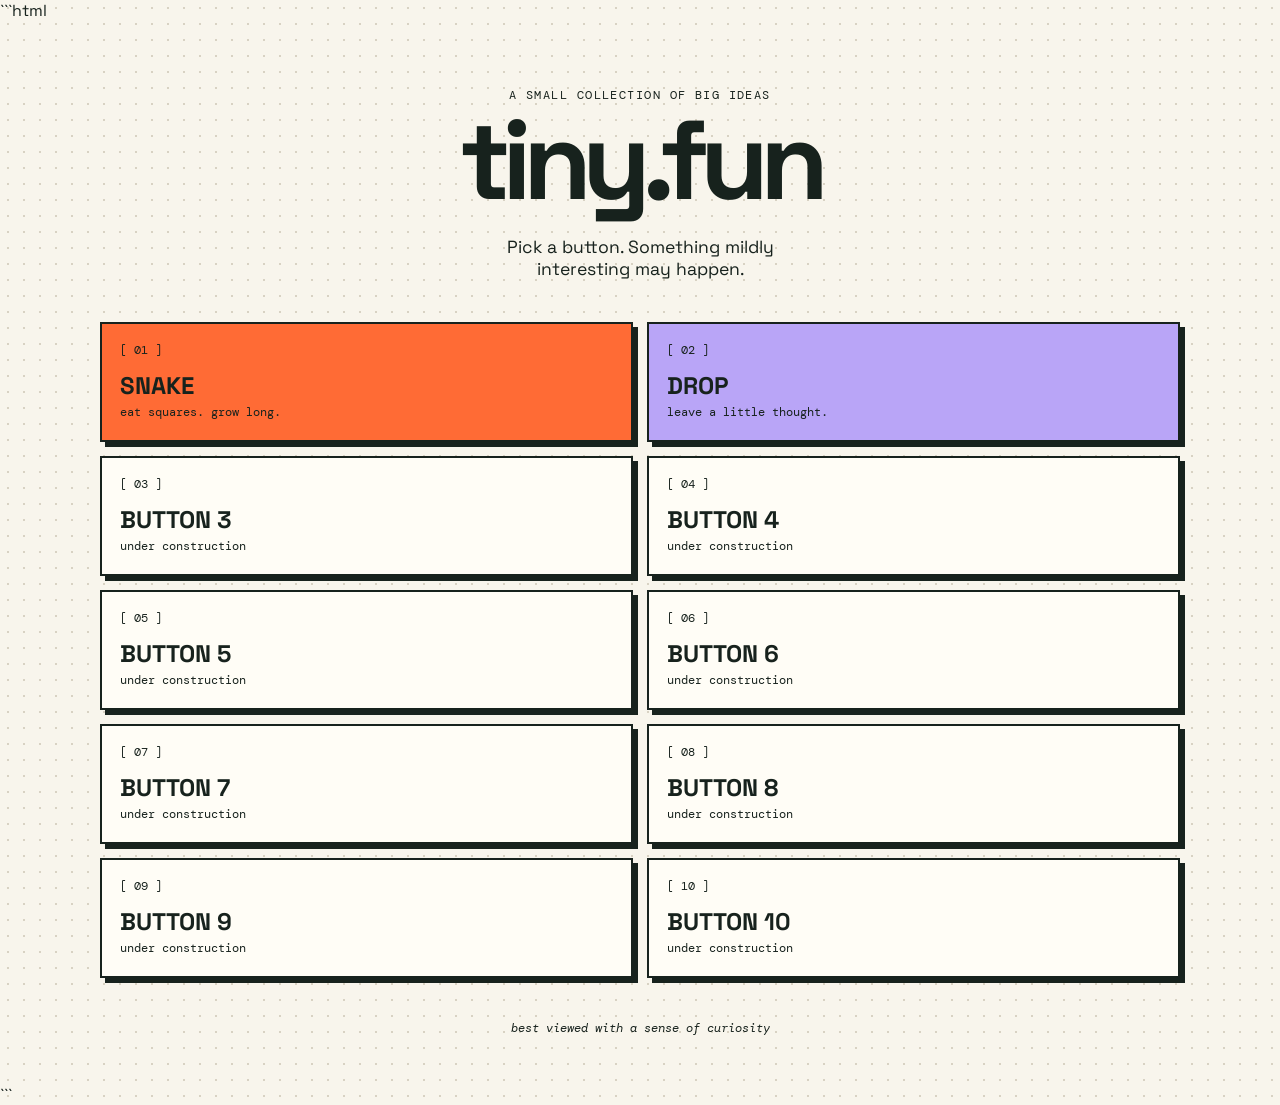
<file: index.html>
```html
<!doctype html>
<html lang="en">
  <head>
    <meta charset="UTF-8" />
    <meta name="viewport" content="width=device-width, initial-scale=1.0" />
    <title>tiny.fun</title>
    <link rel="stylesheet" href="styles.css" />
  </head>

  <body class="home-page">
    <main class="home-shell">
      <p class="eyebrow">A SMALL COLLECTION OF BIG IDEAS</p>
      <h1>tiny.fun</h1>
      <p class="intro">Pick a button. Something mildly interesting may happen.</p>

      <nav class="experiment-grid" aria-label="Experiments">
        <a class="ascii-button featured" href="snake.html">
          <span>[ 01 ]</span>
          <strong>SNAKE</strong>
          <small>eat squares. grow long.</small>
        </a>

        <!-- CHANGED: Button 2 now links to the notes experiment -->
        <a class="ascii-button featured button-two" href="notes.html">
          <span>[ 02 ]</span>
          <strong>DROP</strong>
          <small>leave a little thought.</small>
        </a>

        <a class="ascii-button" href="wip.html?button=3">
          <span>[ 03 ]</span>
          <strong>BUTTON 3</strong>
          <small>under construction</small>
        </a>

        <a class="ascii-button" href="wip.html?button=4">
          <span>[ 04 ]</span>
          <strong>BUTTON 4</strong>
          <small>under construction</small>
        </a>

        <a class="ascii-button" href="wip.html?button=5">
          <span>[ 05 ]</span>
          <strong>BUTTON 5</strong>
          <small>under construction</small>
        </a>

        <a class="ascii-button" href="wip.html?button=6">
          <span>[ 06 ]</span>
          <strong>BUTTON 6</strong>
          <small>under construction</small>
        </a>

        <a class="ascii-button" href="wip.html?button=7">
          <span>[ 07 ]</span>
          <strong>BUTTON 7</strong>
          <small>under construction</small>
        </a>

        <a class="ascii-button" href="wip.html?button=8">
          <span>[ 08 ]</span>
          <strong>BUTTON 8</strong>
          <small>under construction</small>
        </a>

        <a class="ascii-button" href="wip.html?button=9">
          <span>[ 09 ]</span>
          <strong>BUTTON 9</strong>
          <small>under construction</small>
        </a>

        <a class="ascii-button" href="wip.html?button=10">
          <span>[ 10 ]</span>
          <strong>BUTTON 10</strong>
          <small>under construction</small>
        </a>
      </nav>

      <p class="footer-note">best viewed with a sense of curiosity</p>
    </main>
  </body>
</html>
```
</file>
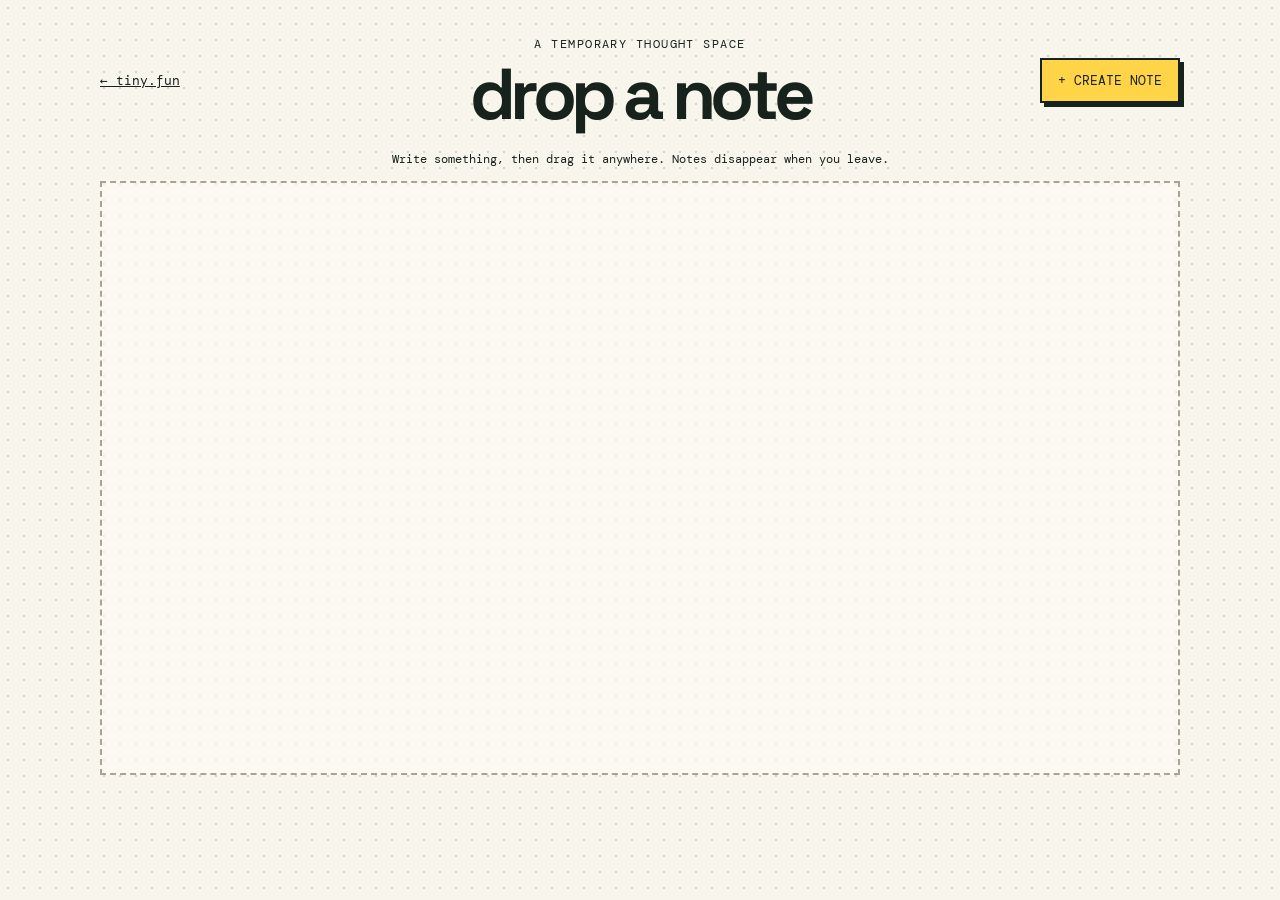
<file: notes.html>
<!doctype html>
<html lang="en">
  <head>
    <meta charset="UTF-8" />
    <meta name="viewport" content="width=device-width, initial-scale=1.0" />
    <title>tiny.fun — drop</title>
    <link rel="stylesheet" href="styles.css" />
  </head>

  <body class="notes-page">
    <main class="notes-shell">
      <header class="notes-header">
        <a class="back-link" href="index.html">← tiny.fun</a>
        <div class="notes-heading">
          <p class="eyebrow">A TEMPORARY THOUGHT SPACE</p>
          <h1>drop a note</h1>
        </div>
        <button class="new-note-button" type="button" id="new-note-button">+ CREATE NOTE</button>
      </header>

      <p class="notes-hint">Write something, then drag it anywhere. Notes disappear when you leave.</p>
      <section class="notes-canvas" id="notes-canvas" aria-label="Notes canvas"></section>
    </main>

    <dialog class="note-dialog" id="note-dialog" aria-labelledby="dialog-title">
      <form id="note-form">
        <p class="eyebrow">A LITTLE THOUGHT</p>
        <h2 id="dialog-title">What’s on your mind?</h2>
        <label class="visually-hidden" for="note-text">Your note</label>
        <textarea id="note-text" name="note" rows="5" maxlength="400" placeholder="Type a note..." required></textarea>
        <div class="dialog-actions">
          <button class="dialog-cancel" type="button" id="cancel-note">CANCEL</button>
          <button class="dialog-create" type="submit">DROP NOTE ↗</button>
        </div>
      </form>
    </dialog>

    <script src="notes.js"></script>
  </body>
</html>
</file>
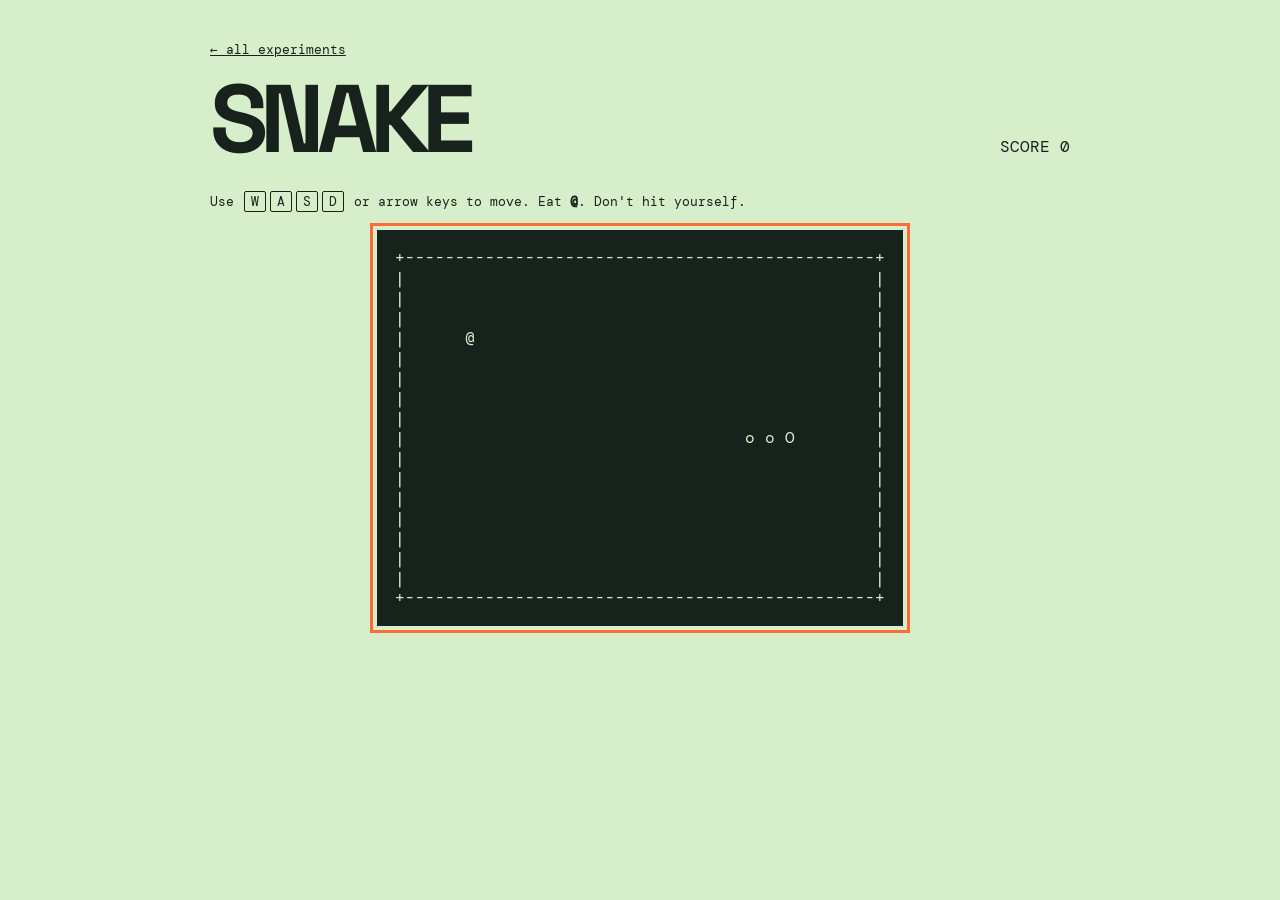
<file: snake.html>
<!doctype html>
<html lang="en"><head><meta charset="UTF-8" /><meta name="viewport" content="width=device-width, initial-scale=1.0" /><title>Snake · tiny.fun</title><link rel="stylesheet" href="styles.css" /></head>
<body class="snake-page"><main class="game-shell"><div class="game-heading"><div><a class="back-link" href="index.html">&larr; all experiments</a><h1>SNAKE</h1></div><p class="score">SCORE <span id="score">0</span></p></div><p class="game-help">Use <kbd>W</kbd><kbd>A</kbd><kbd>S</kbd><kbd>D</kbd> or arrow keys to move. Eat <b>@</b>. Don't hit yourself.</p><div class="game-wrap"><pre id="board" class="board" tabindex="0" aria-label="Snake game board"></pre><div id="game-over" class="game-over" hidden><p>GAME OVER</p><button id="restart">play again</button></div></div></main><script src="snake.js"></script></body></html>
</file>
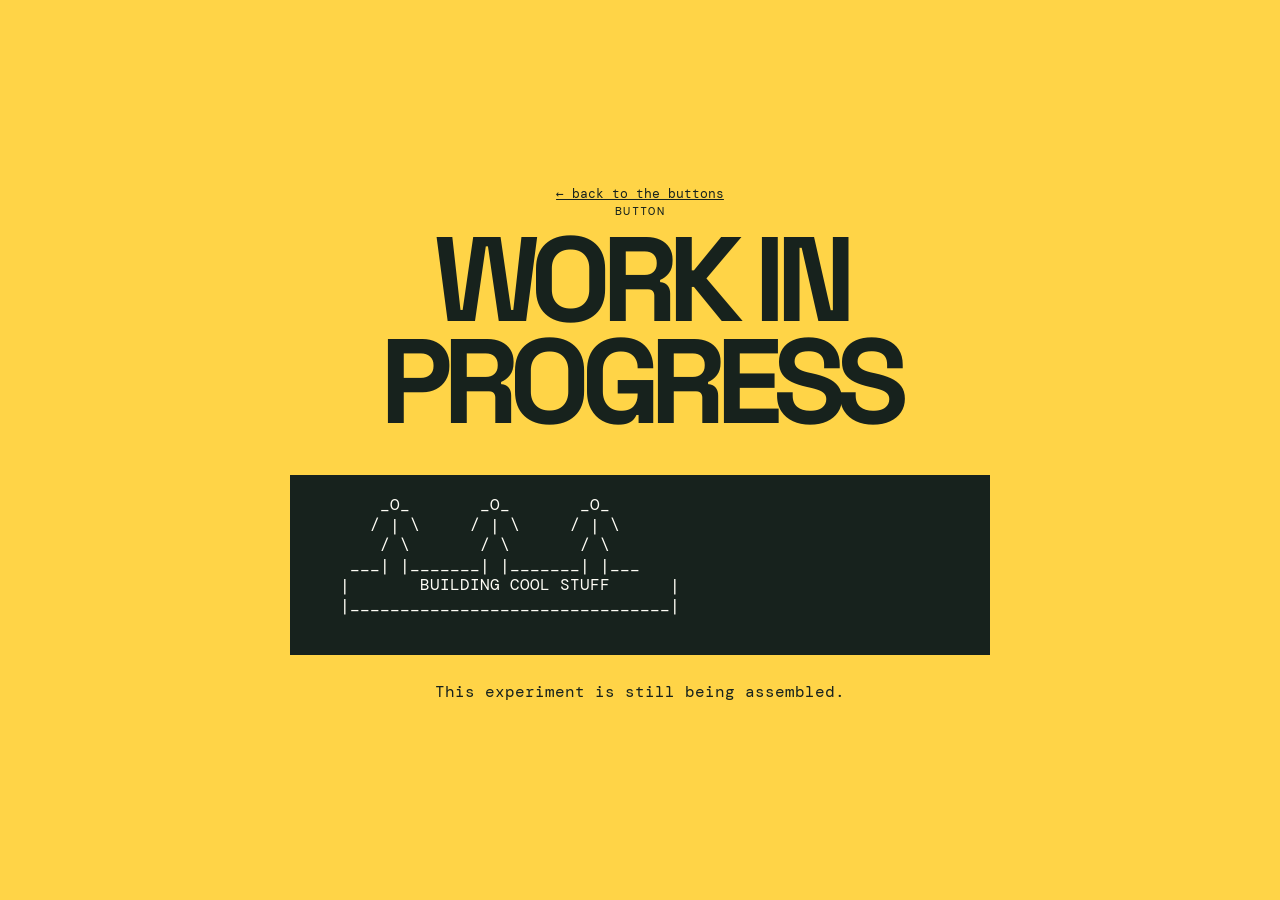
<file: wip.html>
<!doctype html>
<html lang="en">
  <head>
    <meta charset="UTF-8" />
    <meta name="viewport" content="width=device-width, initial-scale=1.0" />
    <title>Work in progress · tiny.fun</title>
    <link rel="stylesheet" href="styles.css" />
  </head>
  <body class="wip-page">
    <main class="wip-shell">
      <a class="back-link" href="index.html">&larr; back to the buttons</a>
      <p class="eyebrow" id="button-number">BUTTON</p>
      <h1>WORK IN<br />PROGRESS</h1>
      <pre class="workers" aria-label="ASCII construction workers">
       _O_       _O_       _O_
      / | \     / | \     / | \
       / \       / \       / \
    ___| |_______| |_______| |___
   |       BUILDING COOL STUFF      |
   |________________________________|
        </pre>
      <p>This experiment is still being assembled.</p>
    </main>
    <script>
      const button = new URLSearchParams(window.location.search).get('button');
      if (button) document.getElementById('button-number').textContent = `BUTTON ${button}`;
    </script>
  </body>
</html>
</file>
<file: styles.css>
@import url('https://fonts.googleapis.com/css2?family=DM+Mono:ital@0;1&family=Space+Grotesk:wght@400;500;600;700&display=swap');

.game-over[hidden] {
  display: none;
}

:root {
  --ink: #17221d;
  --paper: #f8f5ec;
  --orange: #ff6b35;
  --yellow: #ffd447;
  --purple: #b9a5f7;
}

* {
  box-sizing: border-box;
}

body {
  min-height: 100vh;
  margin: 0;
  color: var(--ink);
  background: var(--paper);
  font-family: 'Space Grotesk', Arial, sans-serif;
}

.home-page {
  background-image: radial-gradient(#d8d2c3 1px, transparent 1px);
  background-size: 16px 16px;
}

.home-shell,
.game-shell,
.wip-shell {
  width: min(1080px, calc(100% - 40px));
  margin: 0 auto;
}

.home-shell {
  padding: 66px 0 48px;
  text-align: center;
}

.eyebrow {
  margin: 0 0 10px;
  font: 12px 'DM Mono', monospace;
  letter-spacing: 0.12em;
}

h1 {
  margin: 0;
  font-size: clamp(3rem, 9vw, 7rem);
  line-height: 0.85;
  letter-spacing: -0.08em;
}

.intro {
  max-width: 350px;
  margin: 28px auto 42px;
  font-size: 1.1rem;
}

.experiment-grid {
  display: grid;
  grid-template-columns: repeat(2, minmax(0, 1fr));
  gap: 14px;
  text-align: left;
}

.ascii-button {
  min-height: 120px;
  padding: 18px;
  color: inherit;
  background: #fffdf6;
  border: 2px solid var(--ink);
  box-shadow: 5px 5px 0 var(--ink);
  text-decoration: none;
  transition: 0.13s;
}

.ascii-button:hover,
.ascii-button:focus-visible {
  transform: translate(4px, 4px);
  box-shadow: 1px 1px 0 var(--ink);
  background: var(--yellow);
  outline: none;
}

.ascii-button.featured {
  background: var(--orange);
}

.ascii-button.button-two {
  background: var(--purple);
}

.ascii-button.button-two:hover,
.ascii-button.button-two:focus-visible {
  background: #e1d7ff;
}

.ascii-button span,
.ascii-button small {
  display: block;
  font: 12px 'DM Mono', monospace;
}

.ascii-button strong {
  display: block;
  margin: 12px 0 3px;
  font-size: 1.5rem;
}

.footer-note {
  margin: 42px 0 0;
  font: italic 12px 'DM Mono', monospace;
}

.wip-page {
  display: grid;
  min-height: 100vh;
  place-items: center;
  background: var(--yellow);
}

.wip-shell {
  max-width: 700px;
  padding: 40px 0;
  text-align: center;
}

.wip-shell h1 {
  font-size: clamp(3.5rem, 12vw, 7.5rem);
}

.wip-shell > p:last-child {
  font: 16px 'DM Mono', monospace;
}

.back-link {
  color: inherit;
  font: 13px 'DM Mono', monospace;
}

.notes-page {
  background-image: radial-gradient(#d8d2c3 1px, transparent 1px);
  background-size: 16px 16px;
}

.notes-shell {
  width: min(1080px, calc(100% - 40px));
  min-height: 100vh;
  margin: 0 auto;
  padding: 36px 0 48px;
}

.notes-header {
  display: grid;
  grid-template-columns: 1fr auto 1fr;
  align-items: center;
  gap: 20px;
}

.notes-heading {
  text-align: center;
}

.notes-heading .eyebrow {
  margin-bottom: 12px;
}

.notes-heading h1 {
  font-size: clamp(2.5rem, 6vw, 4.5rem);
}

.new-note-button,
.dialog-actions button {
  justify-self: end;
  padding: 12px 16px;
  color: var(--ink);
  background: var(--yellow);
  border: 2px solid var(--ink);
  box-shadow: 4px 4px 0 var(--ink);
  cursor: pointer;
  font: 13px 'DM Mono', monospace;
  transition: transform 0.13s, box-shadow 0.13s;
}

.new-note-button:hover,
.new-note-button:focus-visible,
.dialog-actions button:hover,
.dialog-actions button:focus-visible {
  transform: translate(3px, 3px);
  box-shadow: 1px 1px 0 var(--ink);
  outline: none;
}

.notes-hint {
  margin: 26px 0 14px;
  font: 12px 'DM Mono', monospace;
  text-align: center;
}

.notes-canvas {
  position: relative;
  min-height: min(66vh, 620px);
  overflow: hidden;
  border: 2px dashed #aaa394;
  background: rgb(255 253 246 / 0.55);
}

.note-card {
  position: absolute;
  width: min(220px, calc(100% - 24px));
  min-height: 150px;
  padding: 16px;
  border: 2px solid var(--ink);
  box-shadow: 5px 5px 0 rgb(23 34 29 / 0.2);
  cursor: grab;
  touch-action: none;
  user-select: none;
  white-space: pre-wrap;
  overflow-wrap: anywhere;
  font: 14px/1.5 'DM Mono', monospace;
}

.note-card:active {
  cursor: grabbing;
}

.note-card:focus-visible {
  outline: 3px solid var(--ink);
  outline-offset: 3px;
}

.note-dialog {
  width: min(440px, calc(100% - 32px));
  padding: 26px;
  color: var(--ink);
  background: var(--paper);
  border: 2px solid var(--ink);
  box-shadow: 8px 8px 0 var(--ink);
}

.note-dialog::backdrop {
  background: rgb(23 34 29 / 0.55);
}

.note-dialog h2 {
  margin: 0 0 18px;
  font-size: 1.5rem;
}

.note-dialog textarea {
  display: block;
  width: 100%;
  resize: vertical;
  padding: 12px;
  color: var(--ink);
  background: #fffdf6;
  border: 2px solid var(--ink);
  font: 14px/1.5 'DM Mono', monospace;
}

.note-dialog textarea:focus-visible {
  outline: 3px solid var(--purple);
  outline-offset: 2px;
}

.dialog-actions {
  display: flex;
  justify-content: flex-end;
  gap: 12px;
  margin-top: 20px;
}

.dialog-actions .dialog-cancel {
  background: #fffdf6;
}

.dialog-actions .dialog-create {
  background: var(--purple);
}

.visually-hidden {
  position: absolute;
  width: 1px;
  height: 1px;
  overflow: hidden;
  clip: rect(0, 0, 0, 0);
  white-space: nowrap;
}

.workers {
  margin: 42px auto 26px;
  overflow: auto;
  padding: 20px;
  color: #fffdf6;
  background: var(--ink);
  font: clamp(10px, 2.6vw, 16px) 'DM Mono', monospace;
  line-height: 1.25;
  text-align: left;
}

.snake-page {
  background: #d6efca;
}

.game-shell {
  max-width: 860px;
  padding: 38px 0;
}

.game-heading {
  display: flex;
  align-items: end;
  justify-content: space-between;
  gap: 20px;
}

.game-heading h1 {
  margin-top: 20px;
  font-size: clamp(3.5rem, 10vw, 6rem);
}

.score {
  margin: 0 0 4px;
  font: 16px 'DM Mono', monospace;
}

.game-help {
  margin: 30px 0 18px;
  font: 13px 'DM Mono', monospace;
}

kbd {
  display: inline-block;
  min-width: 22px;
  margin: 0 2px;
  padding: 1px 4px;
  border: 1px solid;
  border-radius: 2px;
  font: inherit;
  text-align: center;
}

.game-wrap {
  position: relative;
  width: fit-content;
  max-width: 100%;
  margin: auto;
}

.board {
  margin: 0;
  overflow: auto;
  padding: 18px;
  color: #d6efca;
  background: var(--ink);
  font: clamp(9px, 2.3vw, 16px) / 1.25 'DM Mono', monospace;
  outline: none;
}

.board:focus-visible {
  outline: 3px solid var(--orange);
  outline-offset: 4px;
}

.game-over {
  position: absolute;
  inset: 0;
  display: grid;
  place-content: center;
  gap: 12px;
  color: #fff;
  background: rgb(23 34 29 / 0.86);
  text-align: center;
}

.game-over p {
  margin: 0;
  font: 2rem 'DM Mono', monospace;
}

.game-over button {
  padding: 10px 18px;
  color: var(--ink);
  background: var(--yellow);
  border: 2px solid white;
  cursor: pointer;
  font: 15px 'DM Mono', monospace;
}

@media (max-width: 600px) {
  .home-shell,
  .game-shell,
  .wip-shell {
    width: min(100% - 28px, 1080px);
  }

  .home-shell {
    padding-top: 44px;
  }

  .experiment-grid {
    grid-template-columns: 1fr;
  }

  .ascii-button {
    min-height: 100px;
  }

  .game-heading {
    align-items: start;
    flex-direction: column;
  }

  .notes-shell {
    width: min(100% - 28px, 1080px);
    padding-top: 24px;
  }

  .notes-header {
    grid-template-columns: 1fr auto;
    gap: 18px 12px;
  }

  .notes-heading {
    grid-column: 1 / -1;
    grid-row: 2;
    text-align: left;
  }

  .notes-heading h1 {
    font-size: clamp(2.7rem, 12vw, 4rem);
  }

  .notes-hint {
    text-align: left;
    line-height: 1.5;
  }

  .notes-canvas {
    min-height: 68vh;
  }

  .score {
    margin: 0;
  }

  .board {
    padding: 10px;
  }
}
</file>
